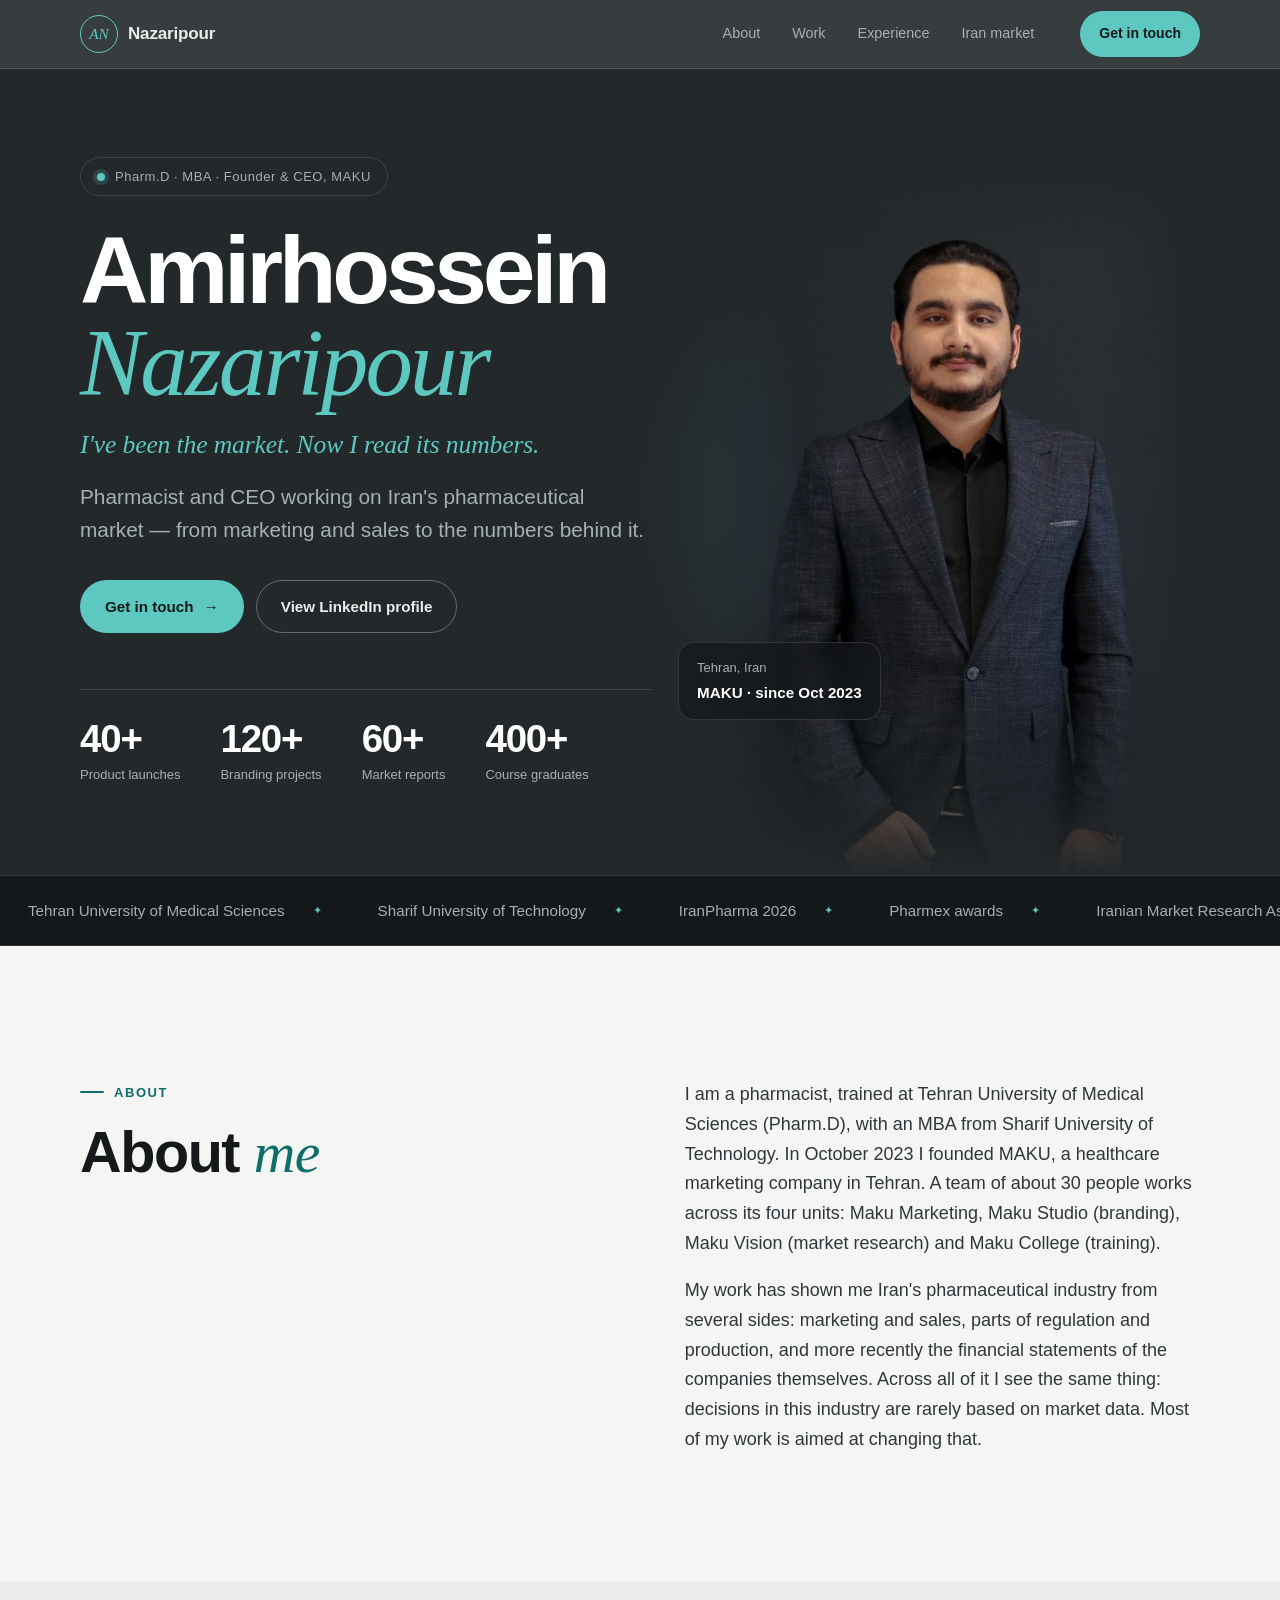
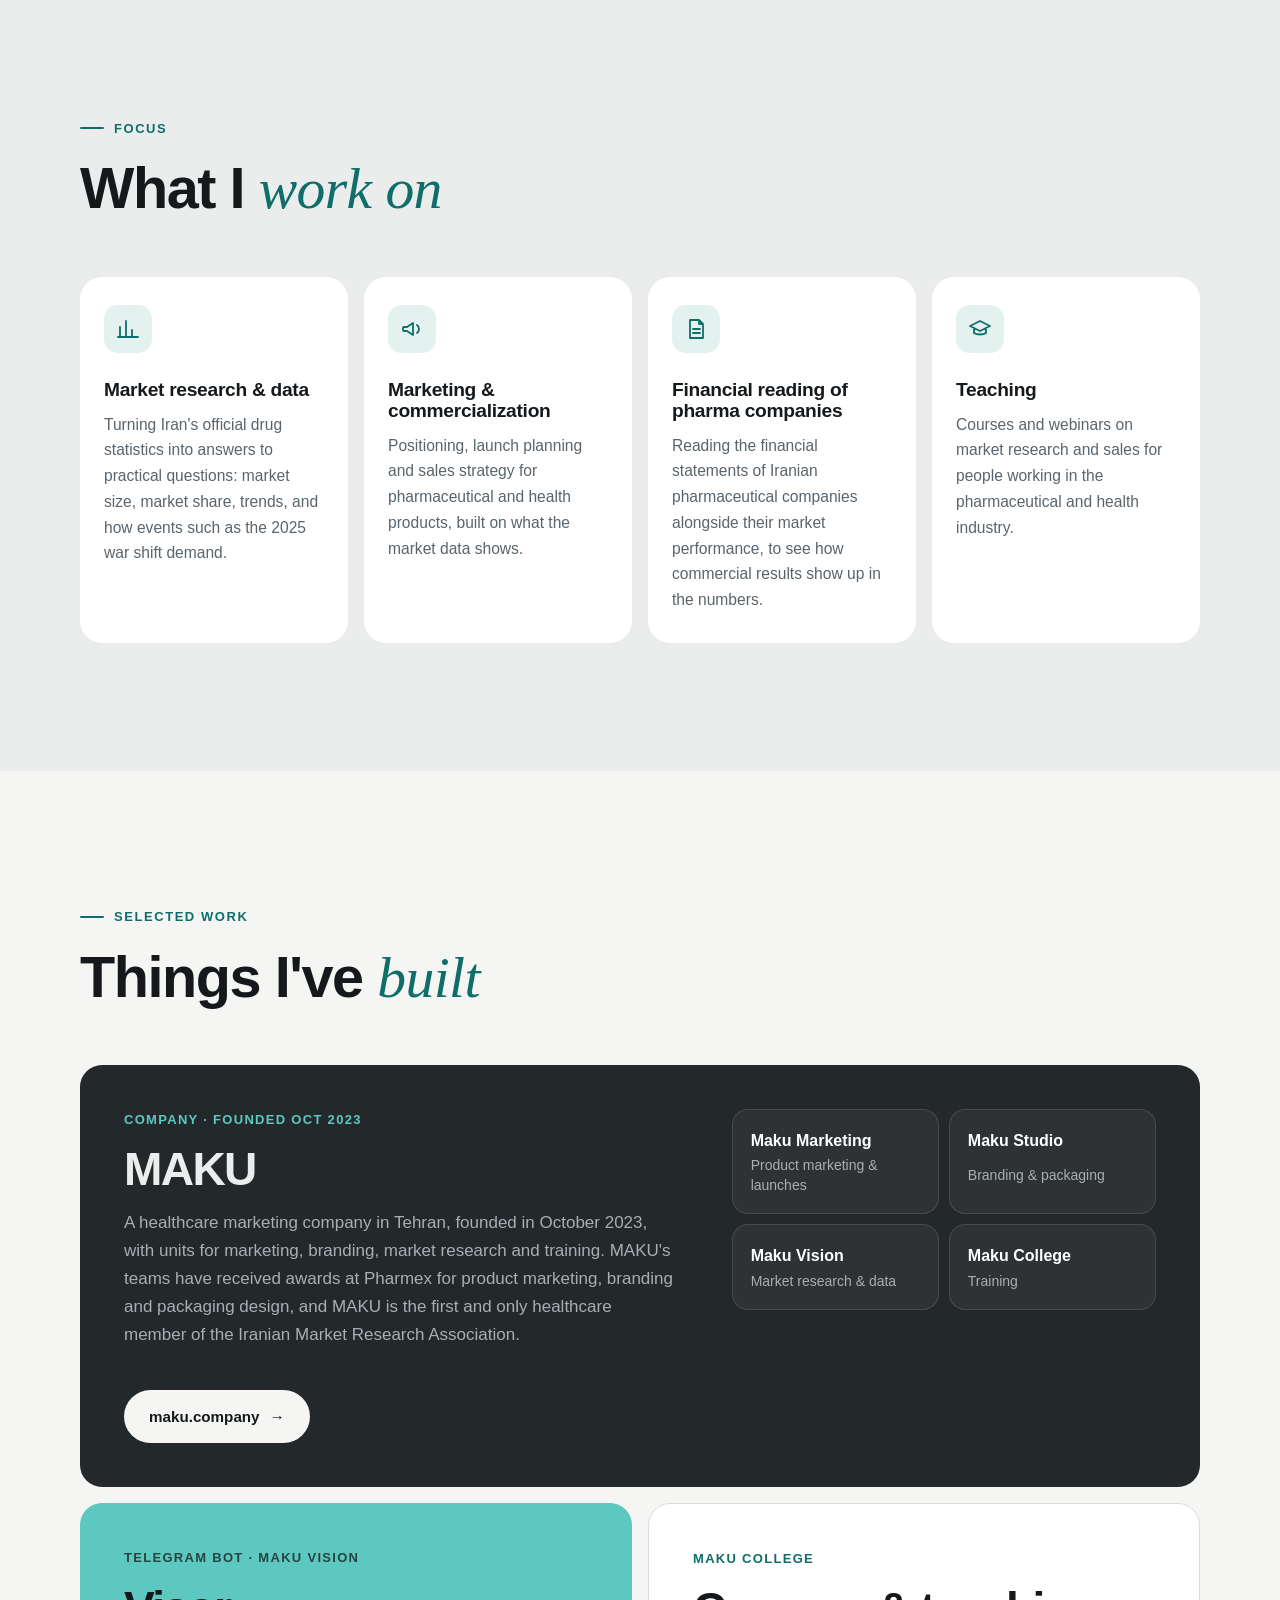
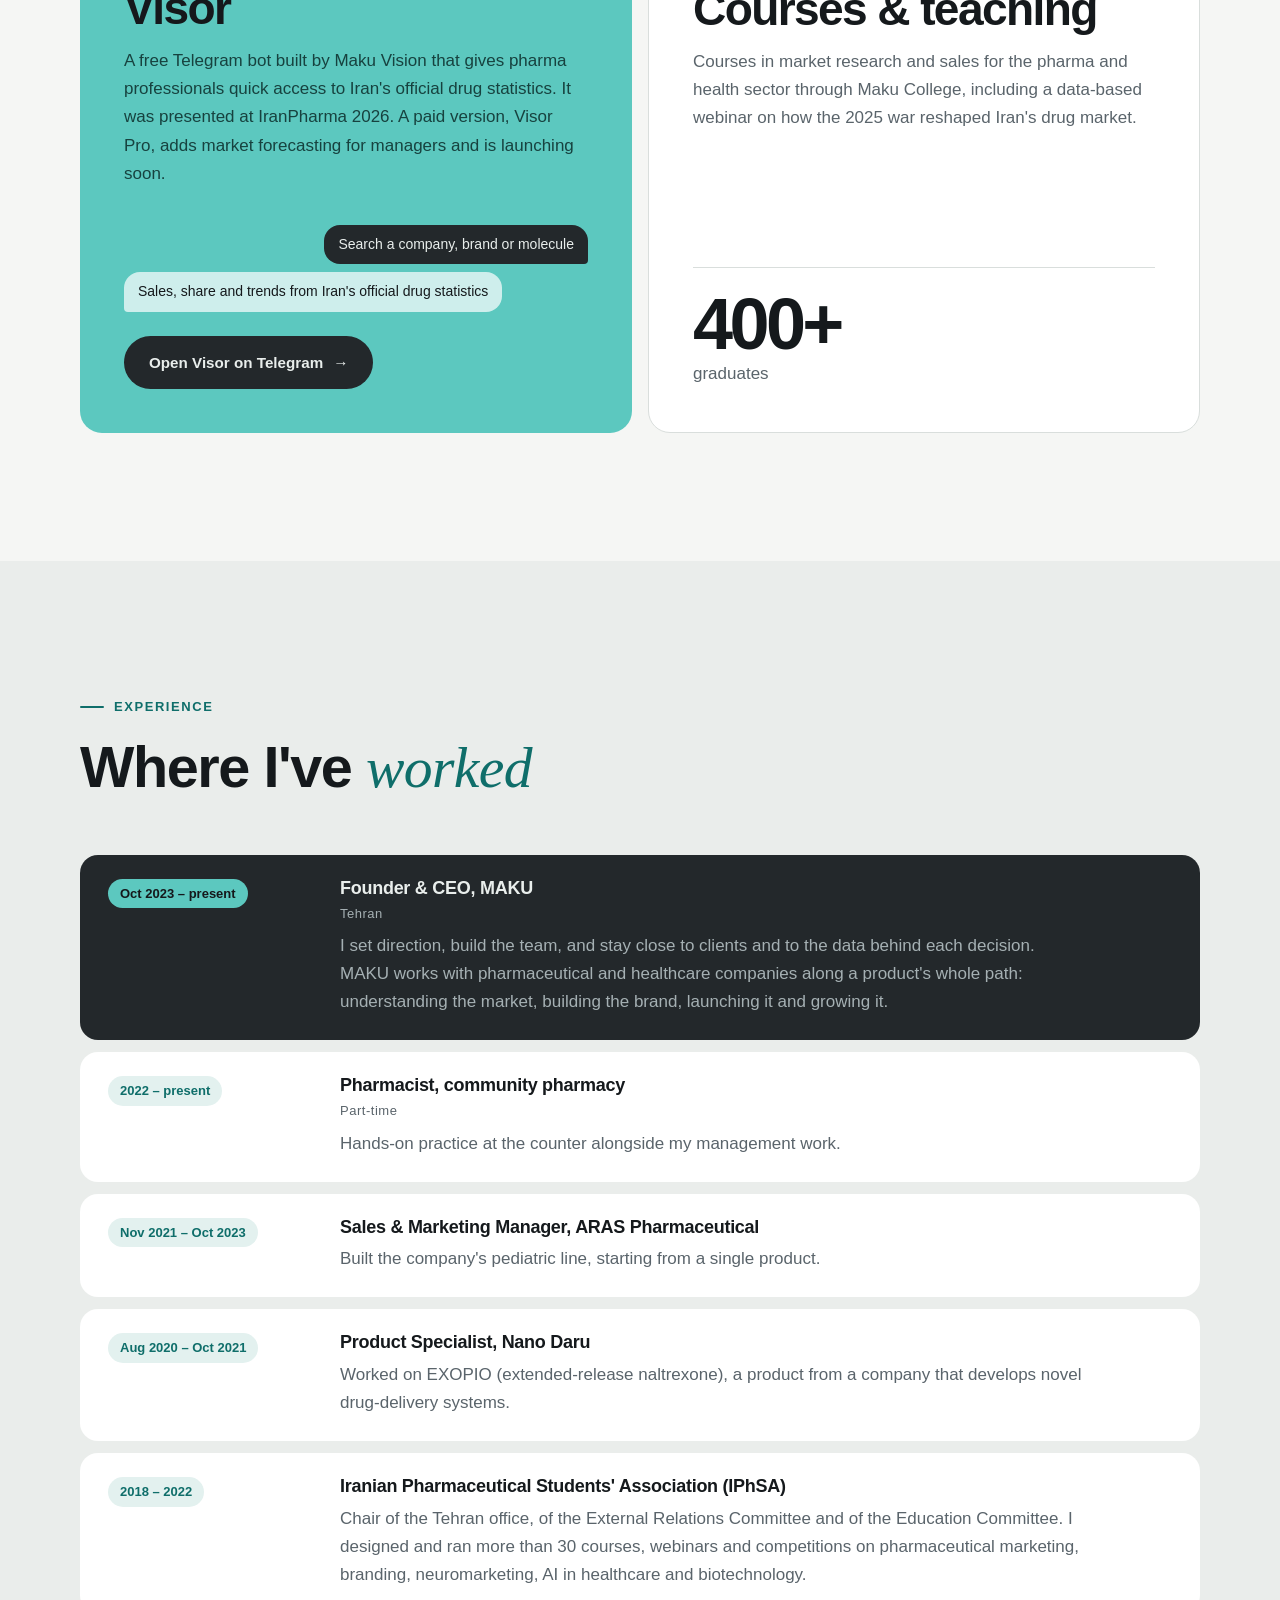
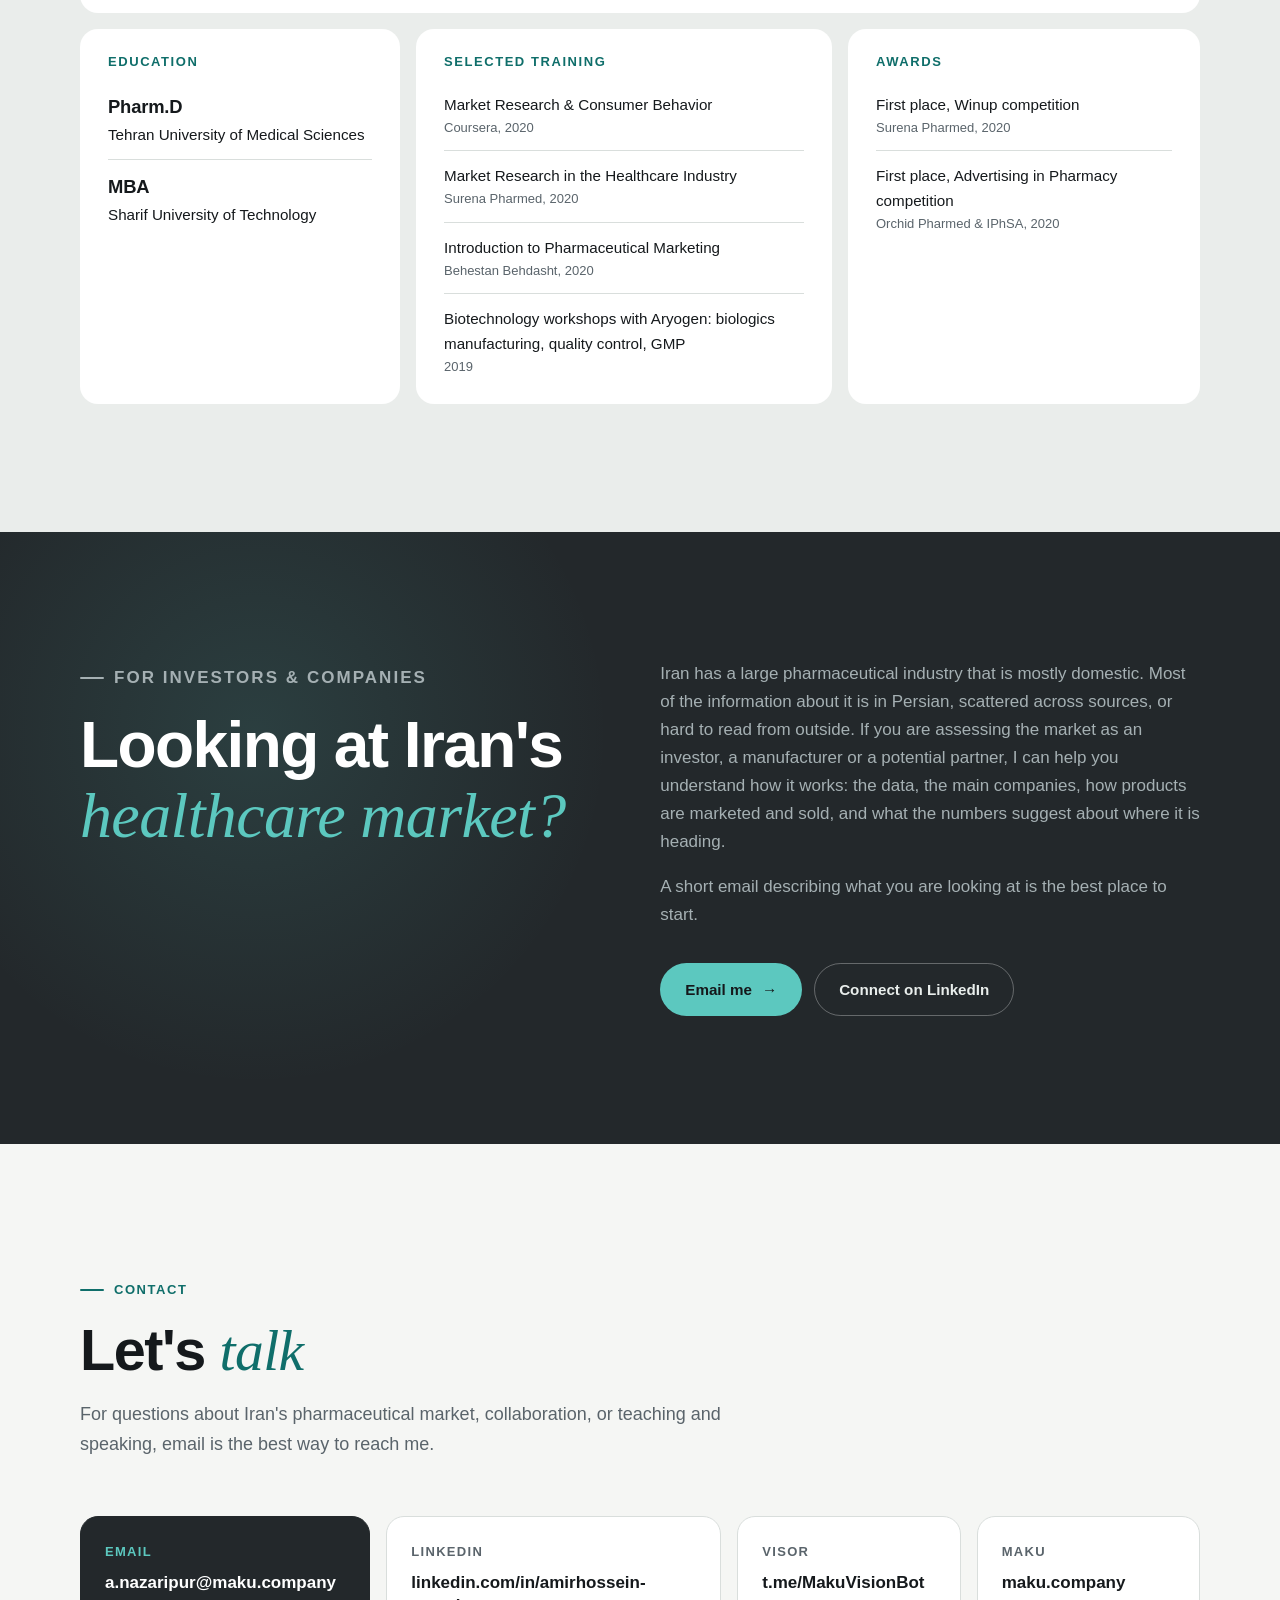
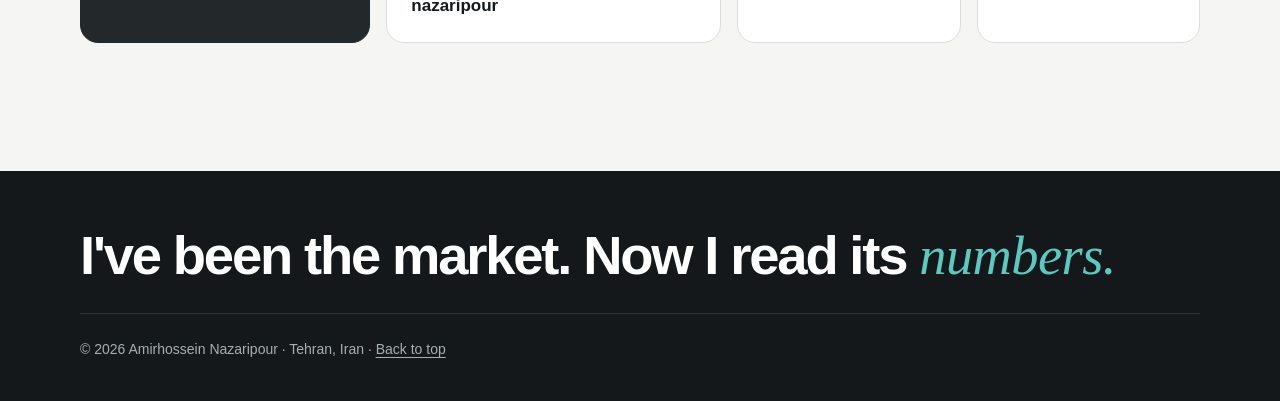
<file: index.html>
<!doctype html>
<html lang="en" dir="ltr">
<head>
  <meta charset="utf-8">
  <meta name="viewport" content="width=device-width, initial-scale=1, viewport-fit=cover">

  <!-- ===== SEO =====
       amirhossein-nazaripour.github.io is filled in by set-domain.sh (see README, "Going live").
       Title: under 60 characters. Description: under 160 characters. -->
  <title>Amirhossein Nazaripour — Pharmacist &amp; CEO, Iran pharma market</title>
  <meta name="description" content="Pharmacist and MBA, founder and CEO of MAKU in Tehran. Market research, marketing and financial analysis of Iran's pharmaceutical market.">
  <meta name="author" content="Amirhossein Nazaripour">
  <meta name="robots" content="index, follow, max-image-preview:large, max-snippet:-1">
  <meta name="theme-color" content="#23282b">
  <link rel="canonical" href="https://amirhossein-nazaripour.github.io/">

  <!-- Google Search Console: paste your verification tag on the next line if you use the "HTML tag" method -->

  <!-- Open Graph (LinkedIn, Telegram, WhatsApp, Facebook previews) -->
  <meta property="og:type" content="profile">
  <meta property="og:site_name" content="Amirhossein Nazaripour">
  <meta property="og:title" content="Amirhossein Nazaripour — Pharmacist & CEO, Iran pharma market">
  <meta property="og:description" content="Pharmacist and MBA, founder and CEO of MAKU in Tehran. Market research, marketing and financial analysis of Iran's pharmaceutical market.">
  <meta property="og:url" content="https://amirhossein-nazaripour.github.io/">
  <meta property="og:image" content="https://amirhossein-nazaripour.github.io/assets/og-image.jpg">
  <meta property="og:image:width" content="1200">
  <meta property="og:image:height" content="630">
  <meta property="og:image:alt" content="Amirhossein Nazaripour, pharmacist and CEO of MAKU, Tehran">
  <meta property="og:locale" content="en_US">
  <meta property="profile:first_name" content="Amirhossein">
  <meta property="profile:last_name" content="Nazaripour">
  <meta name="twitter:card" content="summary_large_image">
  <meta name="twitter:title" content="Amirhossein Nazaripour — Pharmacist & CEO, Iran pharma market">
  <meta name="twitter:description" content="Market research, marketing and financial analysis of Iran's pharmaceutical market.">
  <meta name="twitter:image" content="https://amirhossein-nazaripour.github.io/assets/og-image.jpg">

  <!-- Icons -->
  <link rel="icon" href="favicon.svg" type="image/svg+xml">
  <link rel="icon" href="favicon-32.png" sizes="32x32" type="image/png">
  <link rel="apple-touch-icon" href="apple-touch-icon.png">

  <!-- Load the hero portrait early (largest image on first screen) -->
  <link rel="preload" as="image" href="assets/portrait.jpg" fetchpriority="high">
  <link rel="stylesheet" href="styles.css">

  <!-- schema.org structured data: a profile page about one person -->
  <script type="application/ld+json">
  {
    "@context": "https://schema.org",
    "@type": "ProfilePage",
    "url": "https://amirhossein-nazaripour.github.io/",
    "name": "Amirhossein Nazaripour — Pharmacist & CEO, Iran pharma market",
    "inLanguage": "en",
    "dateModified": "2026-11-12",
    "mainEntity": {
      "@type": "Person",
      "@id": "https://amirhossein-nazaripour.github.io/#person",
      "name": "Amirhossein Nazaripour",
      "honorificSuffix": "Pharm.D, MBA",
      "jobTitle": "Founder & CEO",
      "description": "Pharmacist and CEO working on Iran's pharmaceutical market — from marketing and sales to the numbers behind it.",
      "url": "https://amirhossein-nazaripour.github.io/",
      "image": "https://amirhossein-nazaripour.github.io/assets/photo.jpg",
      "email": "mailto:a.nazaripur@maku.company",
      "address": { "@type": "PostalAddress", "addressLocality": "Tehran", "addressCountry": "IR" },
      "worksFor": {
        "@type": "Organization",
        "name": "MAKU",
        "url": "https://maku.company",
        "foundingDate": "2023-10",
        "address": { "@type": "PostalAddress", "addressLocality": "Tehran", "addressCountry": "IR" }
      },
      "alumniOf": [
        { "@type": "CollegeOrUniversity", "name": "Tehran University of Medical Sciences" },
        { "@type": "CollegeOrUniversity", "name": "Sharif University of Technology" }
      ],
      "hasCredential": [
        { "@type": "EducationalOccupationalCredential", "credentialCategory": "degree", "name": "Doctor of Pharmacy (Pharm.D)" },
        { "@type": "EducationalOccupationalCredential", "credentialCategory": "degree", "name": "Master of Business Administration (MBA)" }
      ],
      "knowsAbout": [
        "Iran pharmaceutical market",
        "Pharmaceutical market research",
        "Pharmaceutical marketing",
        "Drug launch strategy",
        "Financial analysis of pharmaceutical companies",
        "Healthcare market in Iran"
      ],
      "knowsLanguage": ["fa", "en"],
      "sameAs": [
        "https://www.linkedin.com/in/amirhossein-nazaripour",
        "https://maku.company"
      ]
    }
  }
  </script>
</head>
<body>
  <a class="skip-link" href="#main">Skip to content</a>

  <!-- ===================== HEADER ===================== -->
  <header class="site-header">
    <div class="container header-inner">
      <a class="brand" href="#top" aria-label="Amirhossein Nazaripour, back to top">
        <span class="brand-mark" aria-hidden="true">AN</span>
        <span class="brand-name">Nazaripour</span>
      </a>
      <nav aria-label="Main">
        <ul class="nav-list">
          <li><a href="#about">About</a></li>
          <li><a href="#work">Work</a></li>
          <li><a href="#experience">Experience</a></li>
          <li><a href="#iran-market">Iran market</a></li>
        </ul>
      </nav>
      <a class="pill pill-accent header-cta" href="#contact">Get in touch</a>
    </div>
  </header>

  <main id="main">

    <!-- ===================== 1. HERO ===================== -->
    <section class="hero" id="top" aria-labelledby="hero-title">

      <div class="container hero-grid">
        <div class="hero-text">
          <p class="tag"><span class="dot" aria-hidden="true"></span>Pharm.D · MBA · Founder &amp; CEO, MAKU</p>
          <h1 id="hero-title">Amirhossein <em>Nazaripour</em></h1>
          <p class="motto">I've been the market. Now I read its numbers.</p>
          <p class="lead">Pharmacist and CEO working on Iran's pharmaceutical market — from marketing and sales to the numbers behind it.</p>
          <div class="actions">
            <a class="pill pill-accent" href="#contact">Get in touch <span class="arrow" aria-hidden="true">→</span></a>
            <a class="pill pill-ghost" href="https://www.linkedin.com/in/amirhossein-nazaripour" rel="noopener">View LinkedIn profile</a>
          </div>

          <dl class="hero-stats" aria-label="MAKU in numbers, since October 2023">
            <div><dt>Product launches</dt><dd>40+</dd></div>
            <div><dt>Branding projects</dt><dd>120+</dd></div>
            <div><dt>Market reports</dt><dd>60+</dd></div>
            <div><dt>Course graduates</dt><dd>400+</dd></div>
          </dl>
        </div>

        <div class="hero-portrait">
          <img src="assets/portrait.jpg" alt="Amirhossein Nazaripour, pharmacist and CEO of MAKU, in Tehran" width="720" height="1080" fetchpriority="high" decoding="async">
          <p class="portrait-badge"><span>Tehran, Iran</span><strong>MAKU · since Oct 2023</strong></p>
        </div>
      </div>
    </section>

    <!-- Institutions strip -->
    <section class="strip" aria-label="Institutions and events">
      <div class="strip-track">
        <ul class="strip-list">
          <li>Tehran University of Medical Sciences</li>
          <li>Sharif University of Technology</li>
          <li>IranPharma 2026</li>
          <li>Pharmex awards</li>
          <li>Iranian Market Research Association</li>
          <li>ARAS Pharmaceutical</li>
          <li>Nano Daru</li>
        </ul>
        <ul class="strip-list" aria-hidden="true">
          <li>Tehran University of Medical Sciences</li>
          <li>Sharif University of Technology</li>
          <li>IranPharma 2026</li>
          <li>Pharmex awards</li>
          <li>Iranian Market Research Association</li>
          <li>ARAS Pharmaceutical</li>
          <li>Nano Daru</li>
        </ul>
      </div>
    </section>

    <!-- ===================== 2. ABOUT ===================== -->
    <section class="section" id="about" aria-labelledby="about-title">
      <div class="container about-grid">
        <div>
          <p class="eyebrow">About</p>
          <h2 id="about-title" class="about-title">About <em>me</em></h2>
        </div>
        <div class="prose">
          <p>I am a pharmacist, trained at Tehran University of Medical Sciences (Pharm.D), with an MBA from Sharif University of Technology. In October 2023 I founded MAKU, a healthcare marketing company in Tehran. A team of about 30 people works across its four units: Maku Marketing, Maku Studio (branding), Maku Vision (market research) and Maku College (training).</p>
          <p>My work has shown me Iran's pharmaceutical industry from several sides: marketing and sales, parts of regulation and production, and more recently the financial statements of the companies themselves. Across all of it I see the same thing: decisions in this industry are rarely based on market data. Most of my work is aimed at changing that.</p>
        </div>
      </div>
    </section>

    <!-- ===================== 3. WHAT I WORK ON ===================== -->
    <section class="section section-soft" id="focus" aria-labelledby="focus-title">
      <div class="container">
        <div class="section-head">
          <p class="eyebrow">Focus</p>
          <h2 id="focus-title">What I <em>work on</em></h2>
        </div>
        <ul class="focus-grid">
          <li class="focus-card">
            <svg class="icon" viewBox="0 0 24 24" aria-hidden="true" focusable="false"><path d="M4 20V10M10 20V4M16 20v-7M22 20H2" /></svg>
            <h3>Market research &amp; data</h3>
            <p>Turning Iran's official drug statistics into answers to practical questions: market size, market share, trends, and how events such as the 2025 war shift demand.</p>
          </li>
          <li class="focus-card">
            <svg class="icon" viewBox="0 0 24 24" aria-hidden="true" focusable="false"><path d="M3 11v2a1 1 0 0 0 1 1h3l6 4V6L7 10H4a1 1 0 0 0-1 1zM17 8a5 5 0 0 1 0 8" /></svg>
            <h3>Marketing &amp; commercialization</h3>
            <p>Positioning, launch planning and sales strategy for pharmaceutical and health products, built on what the market data shows.</p>
          </li>
          <li class="focus-card">
            <svg class="icon" viewBox="0 0 24 24" aria-hidden="true" focusable="false"><path d="M6 3h9l4 4v14H6zM15 3v4h4M9 12h7M9 16h7" /></svg>
            <h3>Financial reading of pharma companies</h3>
            <p>Reading the financial statements of Iranian pharmaceutical companies alongside their market performance, to see how commercial results show up in the numbers.</p>
          </li>
          <li class="focus-card">
            <svg class="icon" viewBox="0 0 24 24" aria-hidden="true" focusable="false"><path d="M2 9l10-5 10 5-10 5zM6 11v5c3 2 9 2 12 0v-5" /></svg>
            <h3>Teaching</h3>
            <p>Courses and webinars on market research and sales for people working in the pharmaceutical and health industry.</p>
          </li>
        </ul>
      </div>
    </section>

    <!-- ===================== 4. SELECTED WORK ===================== -->
    <section class="section" id="work" aria-labelledby="work-title">
      <div class="container">
        <div class="section-head">
          <p class="eyebrow">Selected work</p>
          <h2 id="work-title">Things I've <em>built</em></h2>
        </div>

        <div class="work-grid">
          <article class="work-card work-dark work-wide">
            <div class="work-body">
              <p class="work-meta">Company · Founded Oct 2023</p>
              <h3>MAKU</h3>
              <p>A healthcare marketing company in Tehran, founded in October 2023, with units for marketing, branding, market research and training. MAKU's teams have received awards at Pharmex for product marketing, branding and packaging design, and MAKU is the first and only healthcare member of the Iranian Market Research Association.</p>
              <a class="pill pill-light" href="https://maku.company" rel="noopener">maku.company <span class="arrow" aria-hidden="true">→</span></a>
            </div>
            <ul class="unit-list" aria-label="MAKU units">
              <li><strong>Maku Marketing</strong><span>Product marketing &amp; launches</span></li>
              <li><strong>Maku Studio</strong><span>Branding &amp; packaging</span></li>
              <li><strong>Maku Vision</strong><span>Market research &amp; data</span></li>
              <li><strong>Maku College</strong><span>Training</span></li>
            </ul>
          </article>

          <article class="work-card work-accent">
            <p class="work-meta">Telegram bot · Maku Vision</p>
            <h3>Visor</h3>
            <p>A free Telegram bot built by Maku Vision that gives pharma professionals quick access to Iran's official drug statistics. It was presented at IranPharma 2026. A paid version, Visor Pro, adds market forecasting for managers and is launching soon.</p>
            <!-- Illustrative chat, not real data -->
            <div class="chat" aria-hidden="true">
              <span class="bubble bubble-me">Search a company, brand or molecule</span>
              <span class="bubble bubble-bot">Sales, share and trends from Iran's official drug statistics</span>
            </div>
            <a class="pill pill-dark" href="https://t.me/MakuVisionBot" rel="noopener">Open Visor on Telegram <span class="arrow" aria-hidden="true">→</span></a>
          </article>

          <article class="work-card work-light">
            <p class="work-meta">Maku College</p>
            <h3>Courses &amp; teaching</h3>
            <p>Courses in market research and sales for the pharma and health sector through Maku College, including a data-based webinar on how the 2025 war reshaped Iran's drug market.</p>
            <p class="big-figure"><strong>400+</strong> graduates</p>
          </article>
        </div>
      </div>
    </section>

    <!-- ===================== 5. EXPERIENCE ===================== -->
    <section class="section section-soft" id="experience" aria-labelledby="experience-title">
      <div class="container">
        <div class="section-head">
          <p class="eyebrow">Experience</p>
          <h2 id="experience-title">Where I've <em>worked</em></h2>
        </div>

        <ol class="timeline">
          <li class="current">
            <p class="when">Oct 2023 – present</p>
            <div>
              <h3>Founder &amp; CEO, MAKU</h3>
              <p class="where">Tehran</p>
              <p>I set direction, build the team, and stay close to clients and to the data behind each decision. MAKU works with pharmaceutical and healthcare companies along a product's whole path: understanding the market, building the brand, launching it and growing it.</p>
            </div>
          </li>
          <li>
            <p class="when">2022 – present</p>
            <div>
              <h3>Pharmacist, community pharmacy</h3>
              <p class="where">Part-time</p>
              <p>Hands-on practice at the counter alongside my management work.</p>
            </div>
          </li>
          <li>
            <p class="when">Nov 2021 – Oct 2023</p>
            <div>
              <h3>Sales &amp; Marketing Manager, ARAS Pharmaceutical</h3>
              <p>Built the company's pediatric line, starting from a single product.</p>
            </div>
          </li>
          <li>
            <p class="when">Aug 2020 – Oct 2021</p>
            <div>
              <h3>Product Specialist, Nano Daru</h3>
              <p>Worked on EXOPIO (extended-release naltrexone), a product from a company that develops novel drug-delivery systems.</p>
            </div>
          </li>
          <li>
            <p class="when">2018 – 2022</p>
            <div>
              <h3>Iranian Pharmaceutical Students' Association (IPhSA)</h3>
              <p>Chair of the Tehran office, of the External Relations Committee and of the Education Committee. I designed and ran more than 30 courses, webinars and competitions on pharmaceutical marketing, branding, neuromarketing, AI in healthcare and biotechnology.</p>
            </div>
          </li>
        </ol>

        <div class="cv-grid">
          <div class="cv-card">
            <h3 class="cv-title">Education</h3>
            <ul class="plain-list">
              <li><strong>Pharm.D</strong> Tehran University of Medical Sciences</li>
              <li><strong>MBA</strong> Sharif University of Technology</li>
            </ul>
          </div>
          <div class="cv-card">
            <h3 class="cv-title">Selected training</h3>
            <ul class="plain-list">
              <li>Market Research &amp; Consumer Behavior <span class="meta">Coursera, 2020</span></li>
              <li>Market Research in the Healthcare Industry <span class="meta">Surena Pharmed, 2020</span></li>
              <li>Introduction to Pharmaceutical Marketing <span class="meta">Behestan Behdasht, 2020</span></li>
              <li>Biotechnology workshops with Aryogen: biologics manufacturing, quality control, GMP <span class="meta">2019</span></li>
            </ul>
          </div>
          <div class="cv-card">
            <h3 class="cv-title">Awards</h3>
            <ul class="plain-list">
              <li>First place, Winup competition <span class="meta">Surena Pharmed, 2020</span></li>
              <li>First place, Advertising in Pharmacy competition <span class="meta">Orchid Pharmed &amp; IPhSA, 2020</span></li>
            </ul>
          </div>
        </div>
      </div>
    </section>

    <!-- ===================== 6. FOR FOREIGN INVESTORS ===================== -->
    <section class="briefing" id="iran-market" aria-labelledby="iran-market-title">
      <div class="container briefing-grid">
        <div>
          <p class="eyebrow eyebrow-light">For investors &amp; companies</p>
          <h2 id="iran-market-title">Looking at Iran's <em>healthcare market?</em></h2>
        </div>
        <div>
          <p>Iran has a large pharmaceutical industry that is mostly domestic. Most of the information about it is in Persian, scattered across sources, or hard to read from outside. If you are assessing the market as an investor, a manufacturer or a potential partner, I can help you understand how it works: the data, the main companies, how products are marketed and sold, and what the numbers suggest about where it is heading.</p>
          <p>A short email describing what you are looking at is the best place to start.</p>
          <div class="actions">
            <a class="pill pill-accent" href="mailto:a.nazaripur@maku.company">Email me <span class="arrow" aria-hidden="true">→</span></a>
            <a class="pill pill-ghost" href="https://www.linkedin.com/in/amirhossein-nazaripour" rel="noopener">Connect on LinkedIn</a>
          </div>
        </div>
      </div>
    </section>

    <!-- ===================== 7. CONTACT ===================== -->
    <section class="section" id="contact" aria-labelledby="contact-title">
      <div class="container">
        <div class="section-head">
          <p class="eyebrow">Contact</p>
          <h2 id="contact-title">Let's <em>talk</em></h2>
          <p class="section-intro">For questions about Iran's pharmaceutical market, collaboration, or teaching and speaking, email is the best way to reach me.</p>
        </div>
        <ul class="contact-grid">
          <li><span class="contact-label">Email</span><a href="mailto:a.nazaripur@maku.company">a.nazaripur@maku.company</a></li>
          <li><span class="contact-label">LinkedIn</span><a href="https://www.linkedin.com/in/amirhossein-nazaripour" rel="noopener">linkedin.com/in/amirhossein-nazaripour</a></li>
          <li><span class="contact-label">Visor</span><a href="https://t.me/MakuVisionBot" rel="noopener">t.me/MakuVisionBot</a></li>
          <li><span class="contact-label">MAKU</span><a href="https://maku.company" rel="noopener">maku.company</a></li>
        </ul>
      </div>
    </section>

  </main>

  <footer class="site-footer">
    <div class="container footer-inner">
      <p class="footer-motto">I've been the market. Now I read its <em>numbers.</em></p>
      <p class="footer-meta">© 2026 Amirhossein Nazaripour · Tehran, Iran · <a href="#top">Back to top</a></p>
    </div>
  </footer>
</body>
</html>
</file>
<file: styles.css>
/* =========================================================
   Amirhossein Nazaripour — personal site
   Layout: dark charcoal hero that matches the portrait's own
   background, then light sections, rounded cards and pill
   buttons; italic serif marks the key word in each heading.
   All colors and fonts are tokens in :root. Logical properties
   keep a Persian RTL version working with dir="rtl".
   ========================================================= */

:root {
  --night: #23282b;        /* hero + dark bands (matches the photo background) */
  --night-deep: #15181b;   /* footer, darkest surfaces */
  --night-line: rgba(255, 255, 255, 0.12);
  --paper: #f5f6f4;        /* main light background, cool grey */
  --soft: #eaedeb;         /* alternate light background */
  --card: #ffffff;
  --ink: #15191c;          /* main text */
  --muted: #5a646b;        /* secondary text */
  --line: #d9dedc;
  --accent: #5cc8bf;       /* teal, on dark surfaces */
  --accent-deep: #0f6e6a;  /* teal, on light surfaces */
  --on-dark: #e9eeec;
  --on-dark-muted: #a5b0b3;

  --sans: -apple-system, BlinkMacSystemFont, "Segoe UI", Roboto, "Helvetica Neue", Arial, "Noto Sans", sans-serif;
  --serif: "Iowan Old Style", "Palatino Linotype", Palatino, "Book Antiqua", Georgia, serif;

  --max: 1200px;
  --gutter: clamp(16px, 4vw, 40px);
  --space: clamp(80px, 10vw, 136px);
  --radius: 22px;
}

*, *::before, *::after { box-sizing: border-box; }
html { scroll-behavior: smooth; scroll-padding-top: 120px; -webkit-text-size-adjust: 100%; }
body {
  margin: 0; font-family: var(--sans); font-size: 1.0625rem; line-height: 1.65;
  color: var(--ink); background: var(--paper); -webkit-font-smoothing: antialiased; overflow-x: hidden;
}
img { max-width: 100%; height: auto; display: block; }
h1, h2, h3 { margin: 0; line-height: 1.1; font-weight: 700; letter-spacing: -0.025em; text-wrap: balance; }
em { font-family: var(--serif); font-style: italic; font-weight: 400; letter-spacing: -0.01em; }
p { margin: 0 0 1em; }
p:last-child { margin-bottom: 0; }
a { color: var(--accent-deep); text-underline-offset: 3px; }
ul, ol, dl, dd { margin: 0; padding: 0; list-style: none; }
:focus-visible { outline: 3px solid var(--accent); outline-offset: 3px; border-radius: 6px; }

.container {
  max-width: var(--max); margin-inline: auto; position: relative; z-index: 1;
  padding-left: max(var(--gutter), env(safe-area-inset-left, 0px));
  padding-right: max(var(--gutter), env(safe-area-inset-right, 0px));
}
.skip-link { position: absolute; inset-inline-start: 8px; inset-block-start: -60px; background: var(--accent); color: var(--night-deep); padding: 8px 14px; z-index: 100; border-radius: 999px; }
.skip-link:focus { inset-block-start: 8px; }

/* ---------- Pills (buttons) ---------- */
.pill {
  display: inline-flex; align-items: center; gap: 10px; padding: 13px 24px; border-radius: 999px;
  font-size: 0.95rem; font-weight: 600; text-decoration: none; border: 1px solid transparent;
  transition: background-color .2s, color .2s, border-color .2s, transform .2s;
}
.pill:hover { transform: translateY(-1px); }
.pill .arrow { transition: transform .2s; }
.pill:hover .arrow { transform: translateX(3px); }
[dir="rtl"] .pill .arrow { transform: scaleX(-1); }
.pill-accent { background: var(--accent); color: var(--night-deep); }
.pill-accent:hover { background: #7ad6ce; color: var(--night-deep); }
.pill-ghost { border-color: rgba(255,255,255,.3); color: var(--on-dark); }
.pill-ghost:hover { border-color: var(--on-dark); color: #fff; }
.pill-light { background: var(--paper); color: var(--ink); }
.pill-light:hover { background: #fff; color: var(--ink); }
.pill-dark { background: var(--night); color: var(--on-dark); }
.pill-dark:hover { background: var(--night-deep); color: #fff; }

/* ---------- Header ---------- */
.site-header {
  position: sticky; top: env(safe-area-inset-top, 0px); z-index: 50;
  background: rgba(35, 40, 43, 0.9); backdrop-filter: blur(12px) saturate(140%);
  border-bottom: 1px solid var(--night-line);
}
body::before { content: ""; position: fixed; inset: 0 0 auto; height: env(safe-area-inset-top, 0px); z-index: 60; background: var(--night); }
.header-inner { display: flex; align-items: center; gap: 12px 32px; min-height: 68px; }
.brand { display: inline-flex; align-items: center; gap: 10px; color: var(--on-dark); text-decoration: none; margin-inline-end: auto; }
.brand-mark { display: grid; place-items: center; width: 38px; height: 38px; border-radius: 50%; border: 1px solid var(--accent); color: var(--accent); font-family: var(--serif); font-style: italic; font-size: 0.95rem; }
.brand-name { font-weight: 600; letter-spacing: -0.01em; }
.nav-list { display: flex; gap: 4px; }
.nav-list a { display: block; padding: 8px 14px; border-radius: 999px; color: var(--on-dark-muted); text-decoration: none; font-size: 0.9rem; transition: background-color .2s, color .2s; }
.nav-list a:hover { color: #fff; background: rgba(255,255,255,.08); }
.header-cta { padding: 10px 18px; font-size: 0.875rem; }

/* ---------- Hero ---------- */
.hero { position: relative; overflow: hidden; background: var(--night); color: var(--on-dark); padding-top: clamp(48px, 7vw, 88px); }
.hero::after { /* soft teal glow behind the portrait */
  content: ""; position: absolute; z-index: 0; inset-inline-end: 8%; inset-block-start: 18%;
  width: min(560px, 70vw); aspect-ratio: 1; border-radius: 50%;
  background: radial-gradient(circle, rgba(92,200,191,.18), transparent 65%);
}
.hero-grid { display: grid; grid-template-columns: 1.15fr 1fr; gap: 24px 48px; align-items: end; }
.hero-text { padding-bottom: clamp(48px, 7vw, 96px); min-width: 0; }
.tag { display: inline-flex; align-items: center; gap: 10px; padding: 8px 16px; border: 1px solid var(--night-line); border-radius: 999px; font-size: 0.8125rem; letter-spacing: 0.04em; color: var(--on-dark-muted); margin-bottom: 28px; }
.dot { width: 8px; height: 8px; border-radius: 50%; background: var(--accent); box-shadow: 0 0 0 4px rgba(92,200,191,.18); flex: none; }
.hero h1 { font-size: clamp(3rem, 7.4vw, 6.25rem); line-height: 0.98; letter-spacing: -0.045em; color: #fff; }
.hero h1 em { display: block; color: var(--accent); letter-spacing: -0.03em; }
.motto { font-family: var(--serif); font-style: italic; font-size: clamp(1.25rem, 2.2vw, 1.6rem); line-height: 1.3; color: var(--accent); margin: 18px 0 0; letter-spacing: -0.005em; }
.lead { font-size: clamp(1.1rem, 1.8vw, 1.3rem); line-height: 1.55; color: var(--on-dark-muted); max-width: 31em; margin-top: 20px; }
.actions { display: flex; flex-wrap: wrap; gap: 12px; margin-top: 34px; }

.hero-stats { display: grid; grid-template-columns: repeat(4, auto); justify-content: start; gap: 12px 40px; margin-top: 56px; padding-top: 28px; border-top: 1px solid var(--night-line); }
.hero-stats div { display: flex; flex-direction: column-reverse; }
.hero-stats dd { font-size: clamp(1.75rem, 3.2vw, 2.4rem); font-weight: 700; letter-spacing: -0.03em; color: #fff; line-height: 1.1; font-variant-numeric: tabular-nums; }
.hero-stats dt { font-size: 0.8125rem; color: var(--on-dark-muted); margin-top: 4px; }

.hero-portrait { position: relative; align-self: end; justify-self: center; width: 100%; max-width: 470px; }
.hero-portrait img {
  width: 100%; aspect-ratio: 2 / 3; object-fit: cover; object-position: top;
  /* fade the photo's edges into the hero background */
  -webkit-mask-image: linear-gradient(to bottom, transparent 0, #000 12%, #000 72%, transparent 100%), linear-gradient(to right, transparent 0, #000 18%, #000 82%, transparent 100%);
  -webkit-mask-composite: source-in;
          mask-image: linear-gradient(to bottom, transparent 0, #000 12%, #000 72%, transparent 100%), linear-gradient(to right, transparent 0, #000 18%, #000 82%, transparent 100%);
          mask-composite: intersect;
}
.portrait-badge {
  position: absolute; inset-inline-start: -8%; inset-block-end: 22%; margin: 0;
  display: grid; gap: 2px; padding: 14px 18px; border-radius: 16px;
  background: rgba(21, 24, 27, 0.72); backdrop-filter: blur(10px); border: 1px solid var(--night-line);
  font-size: 0.8125rem; color: var(--on-dark-muted);
}
.portrait-badge strong { color: #fff; font-size: 0.95rem; }

/* ---------- Institutions strip ---------- */
.strip { background: var(--night-deep); color: var(--on-dark-muted); overflow: hidden; border-block: 1px solid var(--night-line); }
.strip-track { display: flex; width: max-content; animation: marquee 48s linear infinite; }
.strip-list { display: flex; flex: none; }
.strip-list li { padding: 22px 28px; white-space: nowrap; font-size: 0.95rem; display: flex; align-items: center; gap: 28px; }
.strip-list li::after { content: "✦"; color: var(--accent); font-size: 0.7rem; }
@keyframes marquee { to { transform: translateX(-50%); } }
[dir="rtl"] .strip-track { animation-direction: reverse; }

/* ---------- Sections ---------- */
.section { position: relative; padding-block: var(--space); }
.section-soft { background: var(--soft); overflow: hidden; }
.eyebrow { display: inline-flex; align-items: center; gap: 10px; font-size: 0.8125rem; font-weight: 600; letter-spacing: 0.12em; text-transform: uppercase; color: var(--accent-deep); margin-bottom: 18px; }
.eyebrow::before { content: ""; width: 24px; height: 2px; background: currentColor; border-radius: 2px; }
.eyebrow-light { color: var(--accent); }
.section-head { margin-bottom: clamp(36px, 5vw, 56px); max-width: 44rem; }
.section-head h2 { font-size: clamp(2.2rem, 4.6vw, 3.6rem); }
.section-head h2 em { color: var(--accent-deep); }
.section-intro { color: var(--muted); font-size: 1.125rem; margin-top: 18px; }

/* About */
.about-grid { display: grid; grid-template-columns: 1fr 1fr; gap: 40px clamp(40px, 7vw, 96px); align-items: start; }
.about-title { font-size: clamp(2.2rem, 4.6vw, 3.6rem); }
.about-title em { color: var(--accent-deep); }
.prose { font-size: 1.125rem; color: #2f373c; max-width: 36em; padding-top: 6px; }

/* Focus cards */
.focus-grid { display: grid; grid-template-columns: repeat(4, 1fr); gap: 16px; }
.focus-card {
  background: var(--card); border-radius: var(--radius); padding: 28px 24px 30px;
  display: flex; flex-direction: column; gap: 12px;
  transition: background-color .25s, color .25s, transform .25s;
}
.focus-card:hover { background: var(--night); color: var(--on-dark); transform: translateY(-4px); }
.focus-card:hover p { color: var(--on-dark-muted); }
.focus-card:hover .icon { background: rgba(92,200,191,.14); stroke: var(--accent); }
.icon { width: 48px; height: 48px; padding: 12px; border-radius: 14px; background: #e3f1ef; fill: none; stroke: var(--accent-deep); stroke-width: 1.8; stroke-linecap: round; stroke-linejoin: round; margin-bottom: 14px; transition: background-color .25s, stroke .25s; }
.focus-card h3 { font-size: 1.2rem; letter-spacing: -0.015em; }
.focus-card p { color: var(--muted); font-size: 0.975rem; transition: color .25s; }

/* Work cards */
.work-grid { display: grid; grid-template-columns: repeat(2, 1fr); gap: 16px; }
.work-card { border-radius: var(--radius); padding: clamp(28px, 4vw, 44px); display: flex; flex-direction: column; gap: 14px; min-width: 0; }
.work-card h3 { font-size: clamp(2rem, 3.6vw, 2.9rem); letter-spacing: -0.035em; }
.work-card .pill { align-self: flex-start; margin-top: auto; }
.work-meta { font-size: 0.8125rem; font-weight: 600; letter-spacing: 0.1em; text-transform: uppercase; margin: 0; }
.work-wide { grid-column: 1 / -1; display: grid; grid-template-columns: 1.3fr 1fr; gap: 32px 56px; align-items: start; }
.work-body { display: flex; flex-direction: column; gap: 14px; min-width: 0; }
.work-body .pill { margin-top: 10px; }
.work-dark { background: var(--night); color: var(--on-dark); }
.work-dark p { color: var(--on-dark-muted); }
.work-dark .work-meta { color: var(--accent); }
.unit-list { display: grid; grid-template-columns: 1fr 1fr; gap: 10px; }
.unit-list li { display: grid; gap: 2px; padding: 18px; border-radius: 16px; background: rgba(255,255,255,.05); border: 1px solid var(--night-line); }
.unit-list strong { color: #fff; font-size: 1rem; }
.unit-list span { color: var(--on-dark-muted); font-size: 0.875rem; line-height: 1.4; }
.work-accent { background: var(--accent); color: var(--night-deep); }
.work-accent p { color: #17423f; }
.work-accent .work-meta { color: var(--night-deep); opacity: .75; }
.chat { display: grid; gap: 8px; margin-block: 6px 10px; }
.bubble { max-width: 85%; padding: 10px 14px; border-radius: 16px; font-size: 0.875rem; line-height: 1.4; }
.bubble-me { justify-self: end; background: var(--night); color: var(--on-dark); border-end-end-radius: 4px; }
.bubble-bot { justify-self: start; background: rgba(255,255,255,.7); color: var(--ink); border-end-start-radius: 4px; }
.work-light { background: var(--card); border: 1px solid var(--line); }
.work-light .work-meta { color: var(--accent-deep); }
.work-light p { color: var(--muted); }
.big-figure { margin-top: auto; padding-top: 20px; border-top: 1px solid var(--line); color: var(--muted); }
.big-figure strong { display: block; font-size: clamp(3rem, 6vw, 4.5rem); line-height: 1; letter-spacing: -0.05em; color: var(--ink); font-variant-numeric: tabular-nums; }

/* Experience */
.timeline { display: grid; gap: 12px; }
.timeline > li { display: grid; grid-template-columns: 200px 1fr; gap: 6px 32px; background: var(--card); border-radius: 18px; padding: 24px 28px; }
.timeline > li.current { background: var(--night); color: var(--on-dark); }
.timeline > li.current .when { background: var(--accent); color: var(--night-deep); }
.timeline > li.current p:not(.when) { color: var(--on-dark-muted); }
.when { justify-self: start; align-self: start; margin: 0; padding: 4px 12px; border-radius: 999px; background: #e3f1ef; color: var(--accent-deep); font-size: 0.8125rem; font-weight: 600; font-variant-numeric: tabular-nums; white-space: nowrap; }
.timeline h3 { font-size: 1.125rem; letter-spacing: -0.015em; }
.where { font-size: 0.8125rem; color: var(--muted); margin: 4px 0 0; letter-spacing: 0.04em; }
.timeline h3 + p:not(.where), .where + p { margin-top: 8px; color: var(--muted); max-width: 44em; }

.cv-grid { display: grid; grid-template-columns: 1fr 1.3fr 1.1fr; gap: 16px; margin-top: 16px; }
.cv-card { background: var(--card); border-radius: 18px; padding: 26px 28px; }
.cv-title { font-size: 0.8125rem; letter-spacing: 0.12em; text-transform: uppercase; color: var(--accent-deep); margin-bottom: 10px; }
.plain-list li { padding-block: 12px; border-bottom: 1px solid var(--line); font-size: 0.95rem; }
.plain-list li:last-child { border-bottom: 0; padding-bottom: 0; }
.plain-list strong { display: block; font-size: 1.15rem; letter-spacing: -0.01em; }
.meta { display: block; color: var(--muted); font-size: 0.8125rem; }

/* ---------- Investor band ---------- */
.briefing { position: relative; overflow: hidden; background: var(--night); color: var(--on-dark); padding-block: var(--space); }
.briefing::before { content: ""; position: absolute; inset-inline-start: -10%; inset-block-start: -30%; width: 60%; aspect-ratio: 1; border-radius: 50%; background: radial-gradient(circle, rgba(92,200,191,.14), transparent 65%); }
.briefing-grid { display: grid; grid-template-columns: 1fr 1.1fr; gap: 32px clamp(40px, 7vw, 96px); align-items: start; }
.briefing h2 { font-size: clamp(2.3rem, 5vw, 4rem); color: #fff; }
.briefing h2 em { color: var(--accent); }
.briefing p { color: var(--on-dark-muted); font-size: 1.0625rem; }

/* ---------- Contact ---------- */
.contact-grid { display: grid; grid-template-columns: 1.3fr 1.5fr 1fr 1fr; gap: 16px; }
.contact-grid li { display: flex; flex-direction: column; gap: 10px; padding: 24px; border-radius: 18px; background: var(--card); border: 1px solid var(--line); min-width: 0; transition: border-color .2s, transform .2s; }
.contact-grid li:hover { border-color: var(--accent-deep); transform: translateY(-2px); }
.contact-grid li:first-child { background: var(--night); border-color: var(--night); }
.contact-grid li:first-child .contact-label { color: var(--accent); }
.contact-grid li:first-child a { color: #fff; }
.contact-label { font-size: 0.8125rem; font-weight: 600; letter-spacing: 0.1em; text-transform: uppercase; color: var(--muted); }
.contact-grid a { color: var(--ink); font-weight: 600; text-decoration: none; overflow-wrap: break-word; line-height: 1.35; }
.contact-grid a:hover { text-decoration: underline; }

/* ---------- Footer ---------- */
.site-footer { background: var(--night-deep); color: var(--on-dark-muted); padding-block: 56px 40px; }
.footer-inner { display: grid; gap: 28px; }
.footer-motto { font-size: clamp(1.8rem, 4.4vw, 3.4rem); font-weight: 700; letter-spacing: -0.04em; line-height: 1.05; color: #fff; margin: 0; text-wrap: balance; }
.footer-motto em { color: var(--accent); }
.footer-meta { font-size: 0.875rem; margin: 0; padding-top: 24px; border-top: 1px solid var(--night-line); }
.site-footer a { color: var(--on-dark-muted); }

/* ---------- Responsive ---------- */
@media (max-width: 1040px) {
  .focus-grid { grid-template-columns: repeat(2, 1fr); }
  .contact-grid { grid-template-columns: repeat(2, 1fr); }
  .cv-grid { grid-template-columns: 1fr; }
}
@media (max-width: 860px) {
  .header-inner { flex-wrap: wrap; row-gap: 0; padding-block: 10px 0; }
  .site-header nav { order: 3; width: 100%; overflow-x: auto; scrollbar-width: none; -webkit-overflow-scrolling: touch; margin-inline: -8px; }
  .site-header nav::-webkit-scrollbar { display: none; }
  .nav-list { gap: 0; white-space: nowrap; padding-block: 4px 6px; }
  .nav-list a { padding: 8px 10px; font-size: 0.875rem; }
  .hero-grid { grid-template-columns: 1fr; }
  .hero-text { padding-bottom: 0; }
  .hero-portrait { justify-self: center; max-width: 440px; margin-top: 8px; }
  .portrait-badge { inset-inline-start: 0; }
  .hero-stats { grid-template-columns: repeat(2, auto); }
  .about-grid, .briefing-grid, .work-wide { grid-template-columns: 1fr; }
  .work-grid { grid-template-columns: 1fr; }
  .timeline > li { grid-template-columns: 1fr; }
}
@media (max-width: 520px) {
  .focus-grid, .contact-grid, .unit-list { grid-template-columns: 1fr; }
  .brand-name { display: none; }
  .pill { justify-content: center; }
  .actions .pill { flex: 1 1 100%; }
  .hero-stats { gap: 18px 28px; }
}
@media (prefers-reduced-motion: reduce) {
  html { scroll-behavior: auto; }
  *, *::before, *::after { animation: none !important; transition: none !important; }
}
@media print {
  .site-header, .actions, .strip, .skip-link { display: none; }
}
</file>
